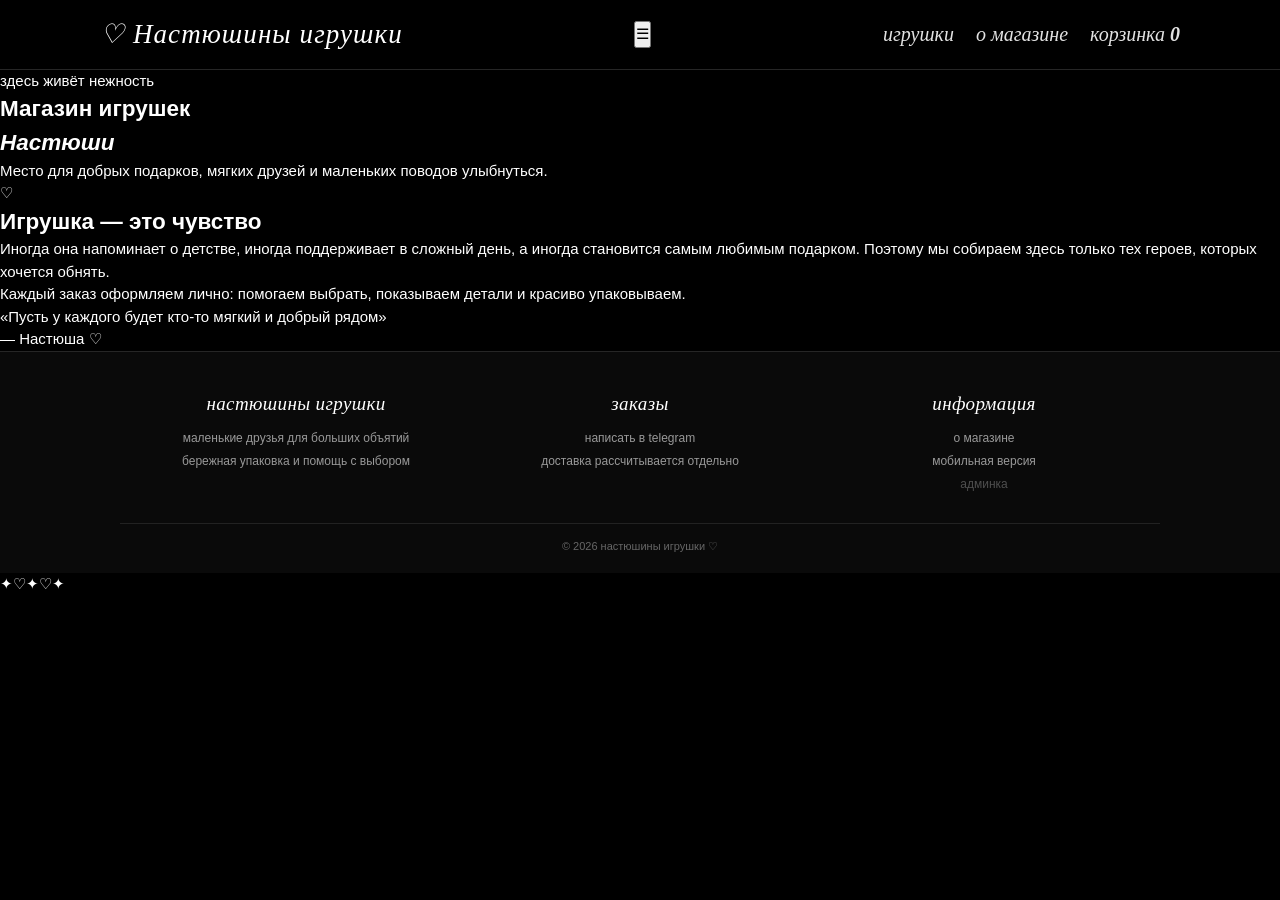
<file: about.html>
<!doctype html>
<html lang="ru">
<head>
  <meta charset="utf-8"><meta name="viewport" content="width=device-width, initial-scale=1">
  <meta name="theme-color" content="#ffd7e8"><title>О магазине — Настюшины игрушки</title>
  <link rel="stylesheet" href="assets/css/site.css">
</head>
<body>
  <div data-floaties aria-hidden="true"></div>
  <header class="site-header"><nav class="nav-shell"><a class="logo" href="index.html"><span>♡</span> Настюшины игрушки</a><button class="nav-toggle" type="button" aria-label="Открыть меню" aria-expanded="false">☰</button><div class="nav-links"><a href="index.html#catalog">игрушки</a><a href="about.html">о магазине</a><a class="bag-link" href="bag.html">корзинка <b data-cart-count>0</b></a></div></nav></header>
  <main class="about-page">
    <section class="about-hero"><p class="eyebrow">здесь живёт нежность</p><h1>Магазин игрушек<br><em>Настюши</em></h1><p>Место для добрых подарков, мягких друзей и маленьких поводов улыбнуться.</p></section>
    <section class="about-card"><div class="about-icon">♡</div><div><h2>Игрушка — это чувство</h2><p>Иногда она напоминает о детстве, иногда поддерживает в сложный день, а иногда становится самым любимым подарком. Поэтому мы собираем здесь только тех героев, которых хочется обнять.</p><p>Каждый заказ оформляем лично: помогаем выбрать, показываем детали и красиво упаковываем.</p></div></section>
    <section class="quote-card"><p>«Пусть у каждого будет кто-то мягкий и добрый рядом»</p><span>— Настюша ♡</span></section>
  </main>
  <div data-site-footer></div><script src="assets/js/common.js"></script>
</body>
</html>
</file>
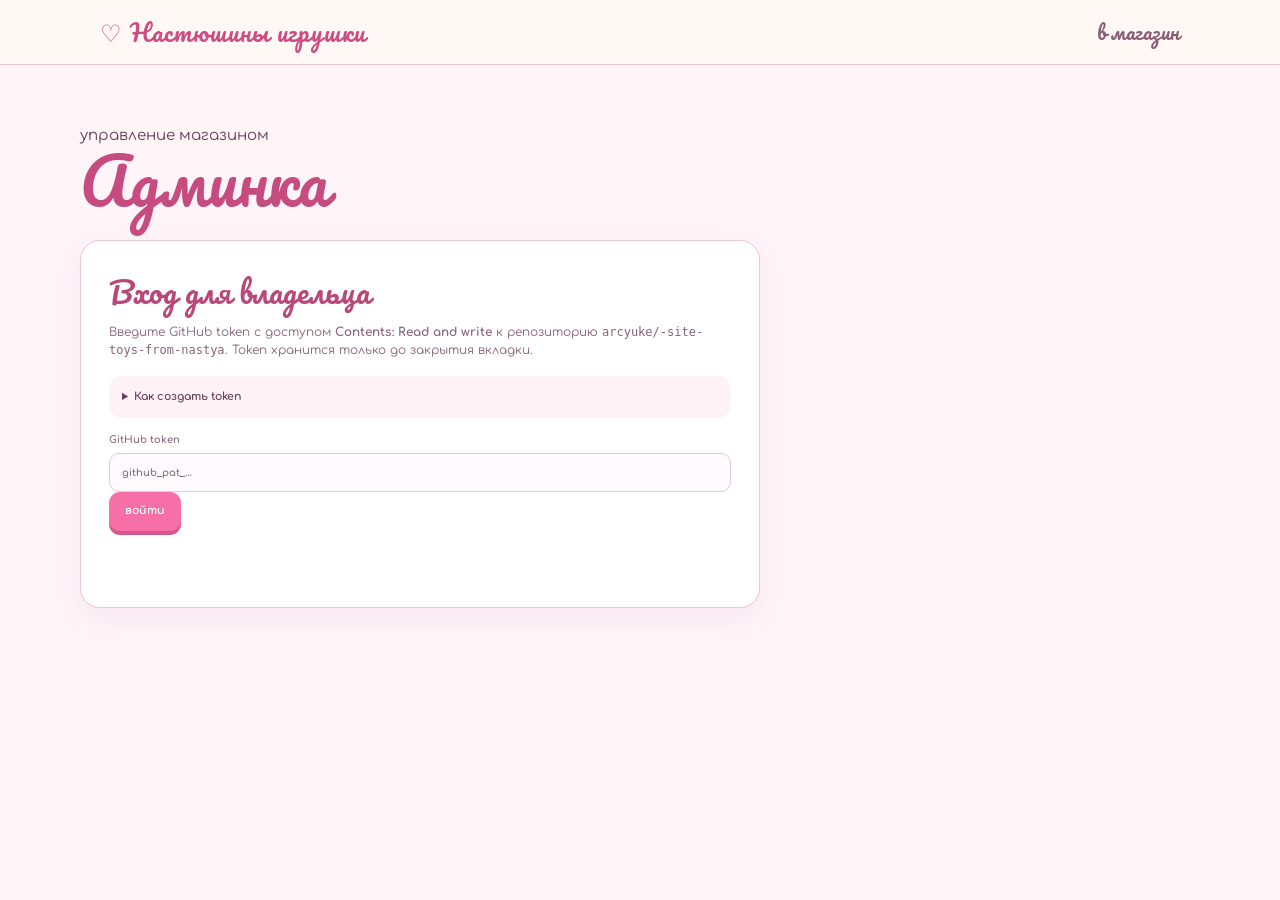
<file: admin.html>
<!doctype html>
<html lang="ru">
<head>
  <meta charset="utf-8"><meta name="viewport" content="width=device-width, initial-scale=1">
  <meta name="robots" content="noindex,nofollow"><title>Админка — Настюшины игрушки</title>
  <link rel="stylesheet" href="assets/css/site.css"><link rel="stylesheet" href="assets/css/admin.css"><link rel="stylesheet" href="assets/css/toy-theme.css">
</head>
<body class="admin-body">
  <header class="site-header"><nav class="nav-shell"><a class="logo" href="index.html"><span>♡</span> Настюшины игрушки</a><div class="nav-links"><a href="index.html">в магазин</a></div></nav></header>
  <main class="admin-shell">
    <div class="admin-heading"><p class="eyebrow">управление магазином</p><h1 class="page-title">Админка</h1></div>
    <section class="login-panel" id="login-panel">
      <h2>Вход для владельца</h2>
      <p>Введите GitHub token с доступом <strong>Contents: Read and write</strong> к репозиторию <code>arcyuke/-site-toys-from-nastya</code>. Token хранится только до закрытия вкладки.</p>
      <details><summary>Как создать token</summary><ol><li>GitHub → Settings → Developer settings.</li><li>Fine-grained tokens → Generate new token.</li><li>Выберите репозиторий <b>arcyuke/-site-toys-from-nastya</b>.</li><li>Repository permissions → Contents → Read and write.</li></ol></details>
      <label>GitHub token<input id="token" type="password" autocomplete="off" placeholder="github_pat_…"></label>
      <button class="admin-button" id="login" type="button">войти</button><p class="admin-message" id="login-message"></p>
    </section>

    <section id="editor" hidden>
      <div class="editor-toolbar"><div><strong id="editor-status"></strong><p>Товары и фотографии сохраняются прямо в магазин.</p></div><div class="editor-actions"><button class="admin-button soft" id="add-product" type="button">+ товар</button><button class="admin-button" id="save" type="button">сохранить всё</button><button class="admin-button ghost" id="logout" type="button">выйти</button></div></div>
      <p class="admin-message sticky-message" id="save-message"></p>
      <div class="product-editor" id="product-editor"></div>
    </section>
  </main>
  <script src="assets/js/admin.js"></script>
</body>
</html>
</file>
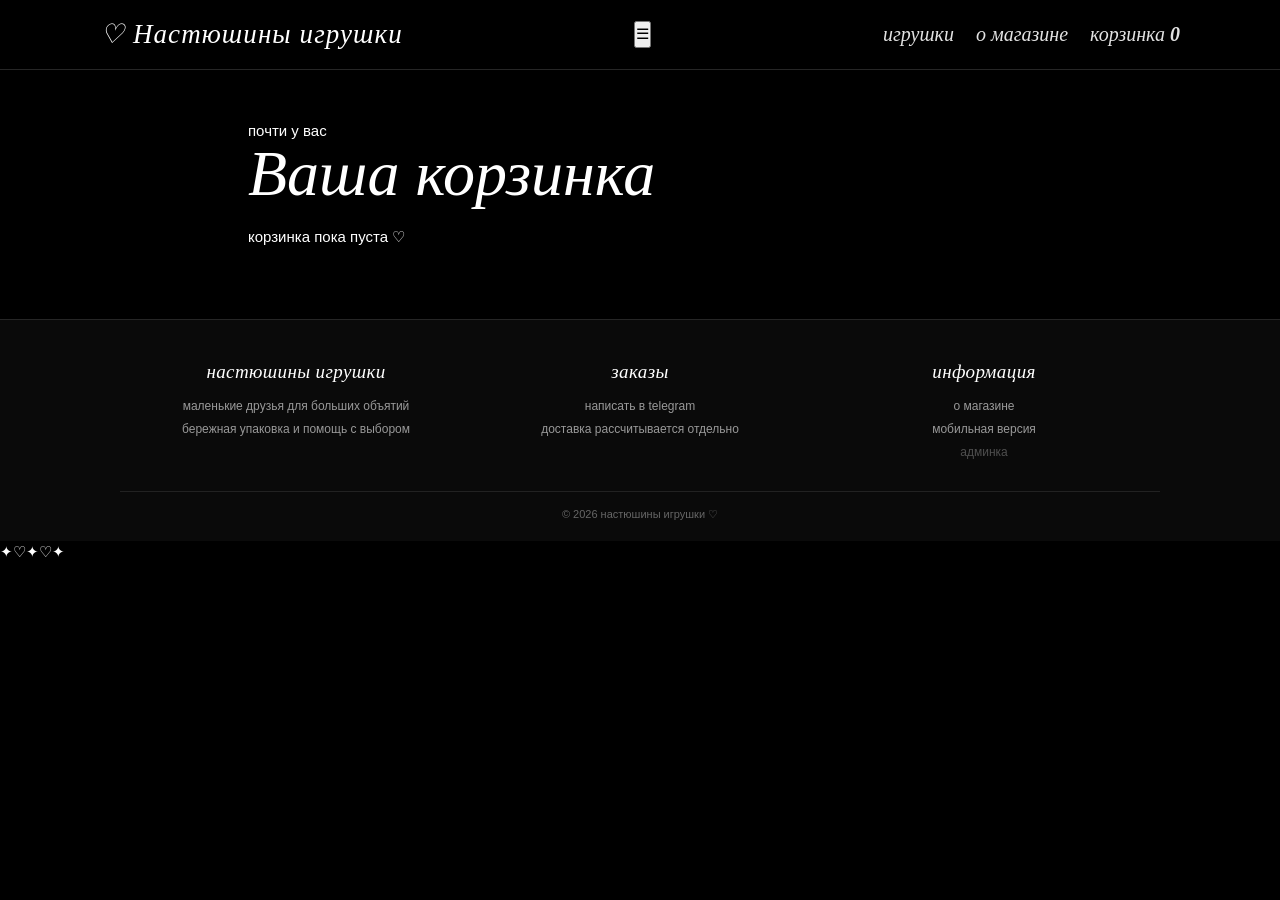
<file: bag.html>
<!doctype html>
<html lang="ru">
<head>
  <meta charset="utf-8"><meta name="viewport" content="width=device-width, initial-scale=1">
  <meta name="theme-color" content="#ffd7e8"><title>Корзинка — Настюшины игрушки</title>
  <link rel="stylesheet" href="assets/css/site.css">
</head>
<body>
  <div data-floaties aria-hidden="true"></div>
  <header class="site-header"><nav class="nav-shell"><a class="logo" href="index.html"><span>♡</span> Настюшины игрушки</a><button class="nav-toggle" type="button" aria-label="Открыть меню" aria-expanded="false">☰</button><div class="nav-links"><a href="index.html#catalog">игрушки</a><a href="about.html">о магазине</a><a class="bag-link" href="bag.html">корзинка <b data-cart-count>0</b></a></div></nav></header>
  <main class="page-shell bag-shell">
    <p class="eyebrow">почти у вас</p><h1 class="page-title">Ваша корзинка</h1>
    <div id="cart-items" class="cart-items"></div>
    <div id="cart-summary" class="cart-summary"></div>
  </main>
  <div data-site-footer></div>
  <script src="assets/js/common.js"></script><script src="assets/js/bag.js"></script>
</body>
</html>
</file>
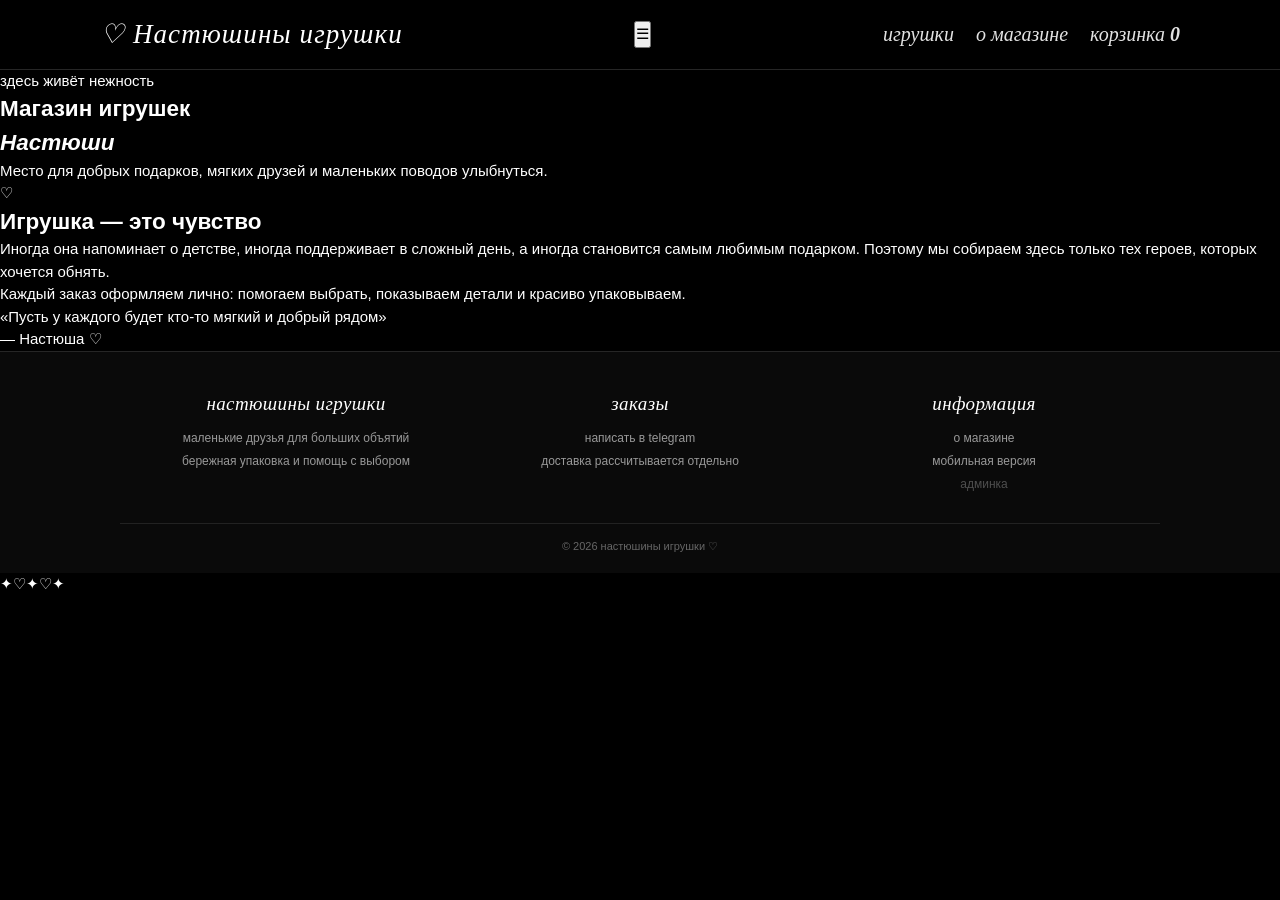
<file: mobilebasic/about.html>
<!doctype html>
<html lang="ru">
<head>
  <meta charset="utf-8">
  <meta name="viewport" content="width=device-width, initial-scale=1, viewport-fit=cover">
  <title>О магазине — Настюшины игрушки</title>
  <script src="../assets/js/view-router.js"></script>
  <link rel="stylesheet" href="../assets/css/site.css">
  <link rel="stylesheet" href="../assets/css/mobilebasic.css">
  <link rel="stylesheet" href="../assets/css/mobile-spacing-footer.css">
  <link rel="stylesheet" href="../assets/css/toy-theme.css">
</head>
<body class="mobile-basic">
  <header class="site-header">
    <nav class="nav-shell">
      <a class="logo" href="index.html">♡ настюшины игрушки</a>
      <div class="nav-links">
        <a href="index.html#catalog">игрушки</a>
        <a href="bag.html">корзинка</a>
      </div>
    </nav>
  </header>

  <main class="page-shell" data-reveal>
    <h1 class="page-title">о магазине</h1>
    <article class="text-panel">
      <p>магазин игрушек Настюши — это маленькое место для добрых подарков, мягких друзей и поводов улыбнуться.</p>
      <p>мы выбираем игрушки, которые приятно держать в руках, дарить близким и оставлять рядом на долгие годы.</p>
      <p>каждый заказ оформляется лично: поможем выбрать героя, покажем фотографии и красиво упакуем.</p>
      <p>пусть у каждого будет кто-то мягкий и добрый рядом. ♡</p>
    </article>
  </main>

  <div data-site-footer></div>
  <script src="../assets/js/common.js"></script>
</body>
</html>
</file>
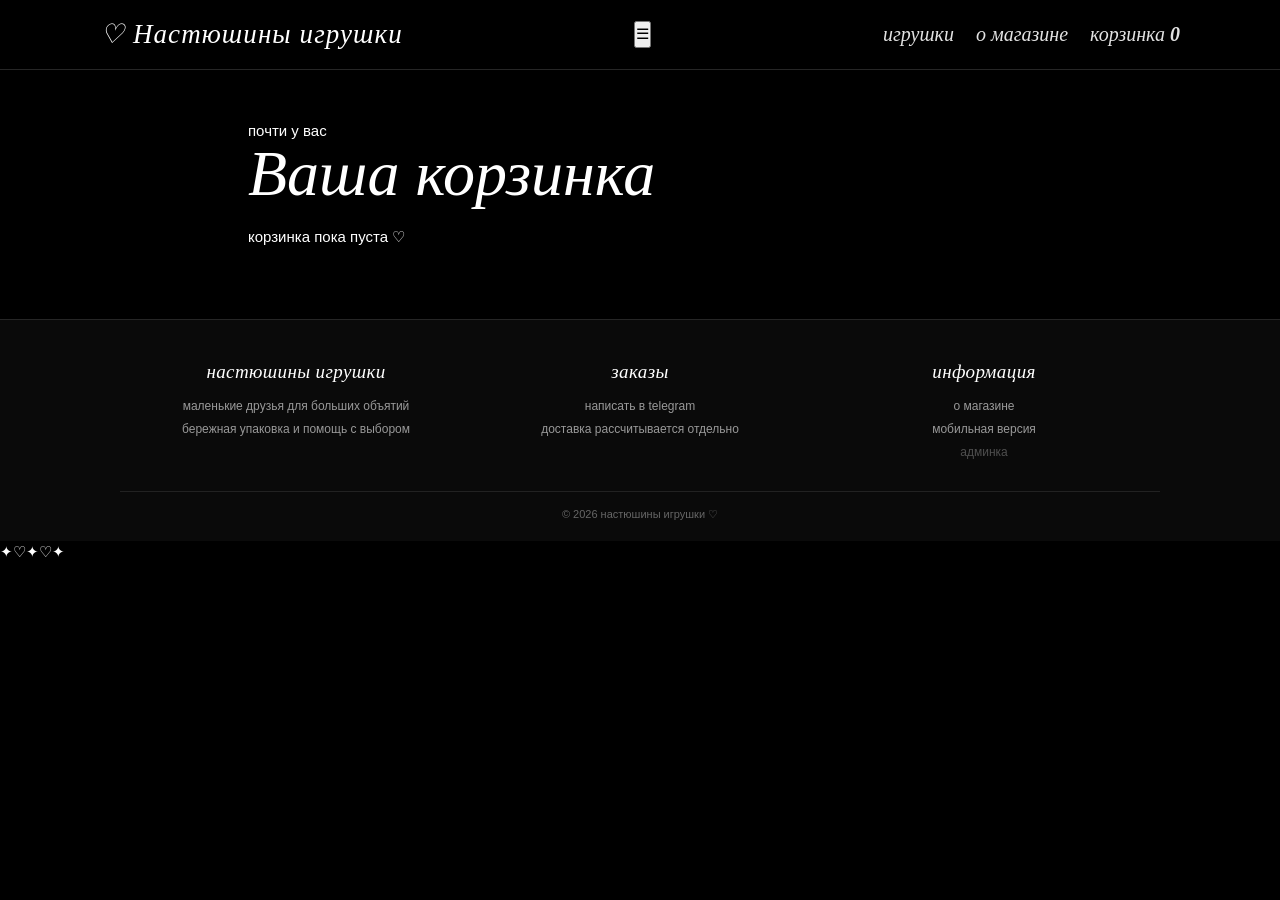
<file: mobilebasic/bag.html>
<!doctype html>
<html lang="ru">
<head>
  <meta charset="utf-8">
  <meta name="viewport" content="width=device-width, initial-scale=1, viewport-fit=cover">
  <title>Корзинка — Настюшины игрушки</title>
  <script src="../assets/js/view-router.js"></script>
  <link rel="stylesheet" href="../assets/css/site.css">
  <link rel="stylesheet" href="../assets/css/bag.css">
  <link rel="stylesheet" href="../assets/css/mobilebasic.css">
  <link rel="stylesheet" href="../assets/css/mobile-spacing-footer.css">
  <link rel="stylesheet" href="../assets/css/toy-theme.css">
</head>
<body class="mobile-basic">
  <header class="site-header">
    <nav class="nav-shell">
      <a class="logo" href="index.html">♡ настюшины игрушки</a>
      <div class="nav-links">
        <a href="index.html#catalog">игрушки</a>
        <a href="about.html">о магазине</a>
      </div>
    </nav>
  </header>

  <main class="bag-shell" data-reveal>
    <h1 class="page-title">корзинка</h1>
    <div id="cart-items" class="cart-items"></div>
    <div class="cart-summary" id="cart-summary"></div>
    <div class="checkout-panel" id="checkout-panel" hidden>
      <label for="contact">ваш telegram или телефон</label>
      <input id="contact" type="text" placeholder="@username или +7...">
      <button id="checkout" class="checkout-button">оформить через telegram</button>
      <p>заказ не оплачивается автоматически. после сообщения мы подтвердим игрушку, доставку и оплату.</p>
    </div>
  </main>

  <div data-site-footer></div>
  <script src="../assets/js/common.js"></script>
  <script src="../assets/js/bag.js"></script>
</body>
</html>
</file>
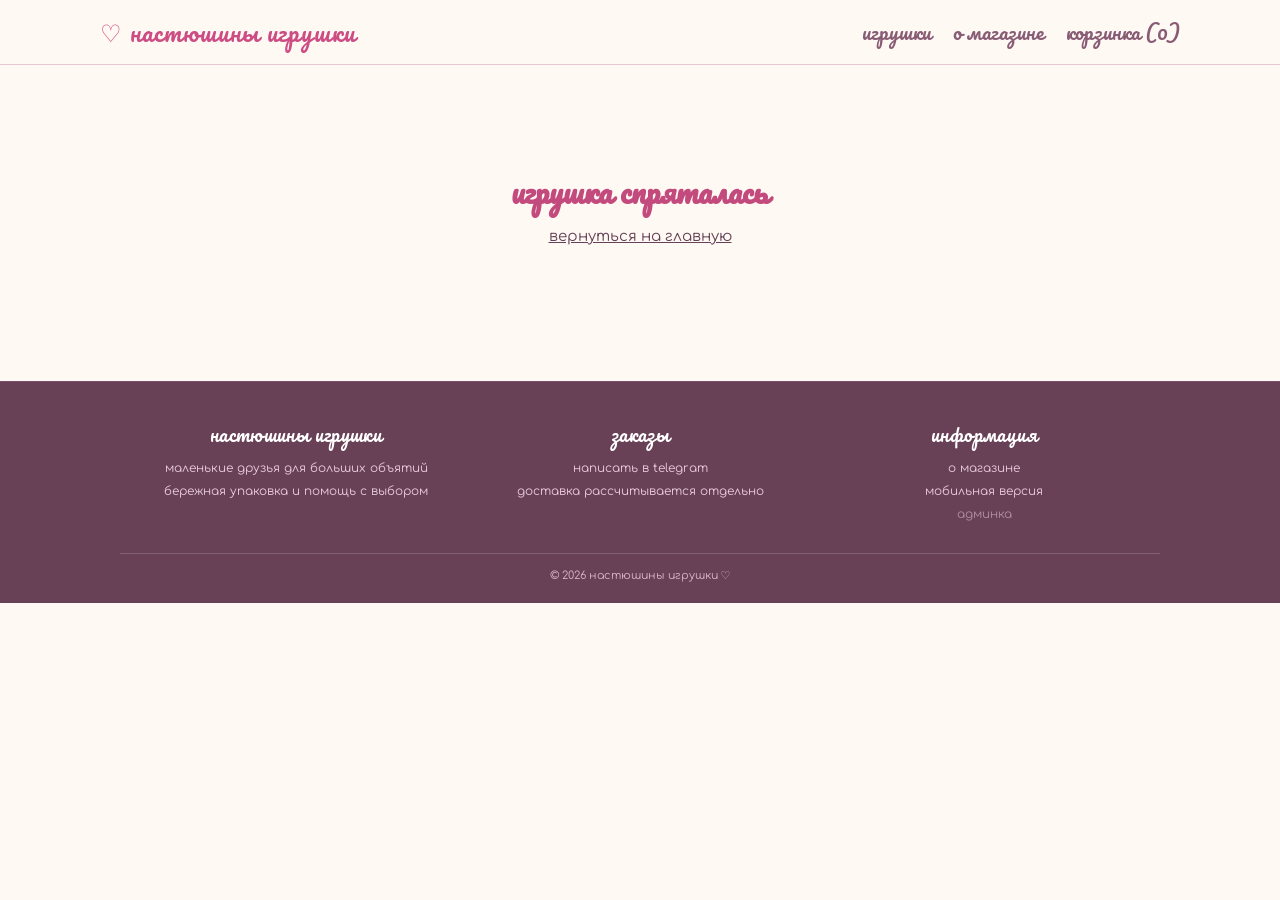
<file: mobilebasic/product.html>
<!doctype html>
<html lang="ru">
<head>
  <meta charset="utf-8">
  <meta name="viewport" content="width=device-width, initial-scale=1, viewport-fit=cover">
  <title>Игрушка — Настюшины игрушки</title>
  <script src="../assets/js/view-router.js"></script>
  <link rel="stylesheet" href="../assets/css/site.css">
  <link rel="stylesheet" href="../assets/css/product_months.css">
  <link rel="stylesheet" href="../assets/css/mobilebasic.css">
  <link rel="stylesheet" href="../assets/css/mobile-spacing-footer.css">
  <link rel="stylesheet" href="../assets/css/toy-theme.css">
</head>
<body class="mobile-basic">
  <header class="site-header">
    <nav class="nav-shell">
      <a class="logo" href="index.html">♡ настюшины игрушки</a>
      <div class="nav-links">
        <a href="index.html#catalog">игрушки</a>
        <a href="bag.html">корзинка (<span id="cart-count">0</span>)</a>
      </div>
    </nav>
  </header>

  <main class="product-page" id="product-page">
    <div class="loading-shell"><div class="loading-line" aria-label="загрузка"></div></div>
  </main>

  <div data-site-footer></div>
  <div id="custom-alert" class="custom-alert" role="status" aria-live="polite"></div>
  <script src="../assets/js/common.js"></script>
  <script src="../assets/js/product_months.js"></script>
</body>
</html>
</file>
<file: assets/css/site.css>
*{box-sizing:border-box;margin:0;padding:0}
html{scroll-behavior:smooth}
body{min-height:100vh;overflow-x:hidden;background:#000;color:#fff;font-family:"Helvetica Neue",Arial,sans-serif;font-size:15px;font-weight:400;line-height:1.5}
a{color:inherit}
img,video{display:block;max-width:100%}
button,input,select{font:inherit}

.site-header{position:sticky;top:0;z-index:50;background:rgba(0,0,0,.94);border-bottom:1px solid #262626;transition:background .2s,border-color .2s}
.site-header.is-scrolled{background:rgba(0,0,0,.99);border-color:#383838}
.nav-shell{max-width:1120px;margin:auto;padding:14px 20px;display:flex;align-items:center;justify-content:space-between;gap:18px;transition:padding .2s}
.site-header.is-scrolled .nav-shell{padding-top:10px;padding-bottom:10px}
.logo,.nav-links a,.button,.page-title,.hero h1,.section-heading h2,.process-section h2,.product-title,.footer-section h3{font-family:"Monotype Corsiva",cursive;font-style:italic;font-weight:400}
.logo{font-size:27px;text-decoration:none;letter-spacing:.04em;white-space:nowrap}
.nav-links{display:flex;gap:22px;align-items:center}
.nav-links a{text-decoration:none;font-size:20px;color:#e2e2e2;transition:opacity .2s}
.nav-links a:hover{opacity:.65}

.hero{position:relative;width:100%;height:clamp(390px,43vw,535px);overflow:hidden;border-bottom:1px solid #1d1d1d;background:#000}
.hero-media,.hero-overlay{position:absolute;inset:0}
.hero-media video{width:100%;height:100%;object-fit:cover;object-position:center 45%;opacity:0;filter:grayscale(1) contrast(1.06);transition:opacity .35s ease}
.hero-media video.is-ready{opacity:1}
.hero-overlay{background:linear-gradient(180deg,rgba(0,0,0,.12),rgba(0,0,0,.68))}
.hero-content{position:relative;z-index:1;width:min(760px,calc(100% - 34px));height:100%;margin:auto;display:flex;flex-direction:column;justify-content:center;align-items:center;text-align:center;padding:40px 0}
.hero-kicker{font-size:11px;letter-spacing:.14em;color:#c2c2c2;font-weight:400}
.hero h1{font-size:clamp(64px,8.5vw,104px);line-height:.92;margin:8px 0 15px;letter-spacing:.01em}
.hero-content>p:not(.hero-kicker){font-size:15px;font-weight:400;color:#d0d0d0;max-width:590px}
.hero-actions{display:flex;gap:10px;justify-content:center;margin-top:24px;flex-wrap:wrap}
.button{min-width:150px;padding:9px 18px;border:1px solid #fff;text-decoration:none;text-align:center;font-size:18px;line-height:1.1;transition:transform .2s,opacity .2s}
.button:hover{transform:translateY(-1px)}
.button-light,.button-light:hover{background:#fff;color:#000}
.button-ghost{background:transparent;color:#fff}
.button-ghost:hover{opacity:.72}

.catalog-section{max-width:1040px;margin:0 auto;padding:58px 18px}
.section-heading{text-align:center;margin-bottom:25px}
.section-heading h2,.process-section h2{font-size:clamp(31px,4vw,42px);line-height:1;font-weight:400}
.products-grid{display:grid;grid-template-columns:repeat(auto-fit,minmax(220px,1fr));gap:20px}
.product-card{background:#0e0e0e;border:1px solid #222;overflow:hidden;transition:transform .25s,border-color .25s,opacity .45s;opacity:0;transform:translateY(12px)}
.product-card.is-visible{opacity:1;transform:none}
.product-card:hover{transform:translateY(-3px);border-color:#3c3c3c}
.product-link{text-decoration:none;display:block}
.product-image{height:clamp(255px,28vw,350px);background:#151515;overflow:hidden;position:relative}
.product-image img{width:100%;height:100%;object-fit:cover;transition:transform .3s}
.product-card:hover .product-image img{transform:scale(1.018)}
.product-badge{position:absolute;left:10px;top:10px;background:rgba(0,0,0,.82);border:1px solid #555;padding:4px 8px;font-size:9px;letter-spacing:.1em;font-weight:400}
.product-content{padding:14px}
.product-title{font-size:21px;font-weight:400;text-transform:lowercase;line-height:1.05}
.product-description{color:#a9a9a9;font-size:12px;font-weight:400;margin:7px 0 12px;line-height:1.45}
.product-row{display:flex;justify-content:space-between;gap:14px;align-items:end}
.product-price{font-size:16px;font-weight:400}
.product-stock{font-size:10px;font-weight:400;color:#999;text-align:right}
.product-stock.available{color:#d9d9d9}
.product-stock.sold-out{color:#777}

.process-section{max-width:1040px;margin:0 auto 62px;padding:38px 18px;border-top:1px solid #242424;border-bottom:1px solid #242424;display:grid;grid-template-columns:1.1fr 1fr;gap:35px;align-items:end}
.process-section>p{color:#aaa;font-size:14px;font-weight:400;max-width:480px}

.main-footer{border-top:1px solid #262626;background:#0a0a0a;padding:38px 0 18px}
.footer-content{max-width:1040px;margin:auto;padding:0 18px;display:grid;grid-template-columns:repeat(3,1fr);gap:28px;text-align:center}
.footer-section h3{font-size:19px;letter-spacing:.02em;color:#fff;margin-bottom:11px;font-weight:400}
.footer-section p{font-size:12px;font-weight:400;color:#999;margin:5px 0}
.footer-section a{text-decoration:none}
.footer-section a:hover{color:#fff}
.admin-entry{opacity:.48}
.footer-bottom{max-width:1040px;margin:25px auto 0;padding:14px 18px 0;border-top:1px solid #222;text-align:center;color:#666;font-size:11px;font-weight:400}

.custom-alert{position:fixed;right:18px;bottom:18px;z-index:100;background:#111;border:1px solid #444;padding:10px 15px;opacity:0;transform:translateY(8px);pointer-events:none;transition:.2s;font-size:12px;font-weight:400}
.custom-alert.show{opacity:1;transform:none}
.page-shell{max-width:820px;margin:0 auto;padding:50px 18px 70px}
.page-title{font-size:clamp(42px,6vw,64px);font-weight:400;line-height:1;margin-bottom:20px}
.text-panel{background:#0d0d0d;border:1px solid #262626;padding:clamp(22px,4vw,40px);color:#c7c7c7;font-size:14px;font-weight:400}
.text-panel p+p{margin-top:15px}
.muted{color:#888;font-weight:400}
.loading-shell{min-height:48vh;display:grid;place-items:center}
.loading-line{width:115px;height:1px;background:#333;overflow:hidden}
.loading-line:after{content:"";display:block;width:45%;height:100%;background:#fff;animation:loading 1s infinite ease-in-out}
@keyframes loading{0%{transform:translateX(-110%)}100%{transform:translateX(330%)}}
[data-reveal]{opacity:0;transform:translateY(14px);transition:opacity .5s,transform .5s}
[data-reveal].is-visible{opacity:1;transform:none}

@media(max-width:760px){
  body{font-size:14px}
  .nav-shell{padding:12px 14px;gap:10px}
  .site-header.is-scrolled .nav-shell{padding-top:9px;padding-bottom:9px}
  .logo{font-size:24px}
  .nav-links{gap:11px}
  .nav-links a{font-size:17px}
  .hero{height:clamp(330px,67vh,460px)}
  .hero-content{padding:30px 0}
  .hero h1{font-size:clamp(58px,17vw,84px);margin-bottom:12px}
  .hero-content>p:not(.hero-kicker){font-size:13px;max-width:360px}
  .hero-actions{margin-top:19px}
  .button{min-width:140px;width:min(100%,255px);padding:8px 16px;font-size:17px}
  .catalog-section{padding:44px 12px}
  .products-grid{grid-template-columns:repeat(2,minmax(0,1fr));gap:12px}
  .product-image{height:clamp(205px,56vw,295px)}
  .product-content{padding:11px}
  .product-title{font-size:19px}
  .product-description{font-size:11px}
  .product-row{display:block}
  .product-stock{text-align:left;margin-top:5px}
  .process-section{grid-template-columns:1fr;padding:32px 14px;margin-bottom:48px;gap:20px}
  .footer-content{grid-template-columns:1fr;gap:23px}
  .page-shell{padding:40px 14px 56px}
}

@media(max-width:480px){
  .nav-links a:nth-child(2){display:none}
  .nav-links{gap:9px}
  .nav-links a{font-size:16px}
  .hero{height:390px;min-height:0}
  .hero h1{font-size:62px}
  .products-grid{grid-template-columns:1fr}
  .product-image{height:min(94vw,350px)}
  .product-title{font-size:20px}
  .section-heading h2,.process-section h2{font-size:32px}
  .footer-content{gap:20px}
}
</file>
<file: assets/css/admin.css>
.admin-body{background:#fff5f9}.admin-shell{width:min(1120px,calc(100% - 28px));margin:auto;padding:60px 0 90px}.admin-heading{margin-bottom:28px}.login-panel,.product-editor-card{background:#fff;border:1px solid var(--line);border-radius:22px;box-shadow:0 12px 34px rgba(143,75,108,.08)}.login-panel{max-width:680px;padding:28px}.login-panel h2{font-family:'Pacifico';font-weight:400;font-size:30px;color:#bd4b7d}.login-panel p{margin:9px 0 17px;color:#866578;font-size:12px}.login-panel details{padding:13px;border-radius:13px;background:#fff2f7;font-size:11px}.login-panel summary{cursor:pointer;font-weight:800}.login-panel ol{margin:12px 0 0 19px}.login-panel label,.field label{display:block;margin-top:14px;color:#8e6780;font-size:10px;font-weight:700}.login-panel input,.field input,.field textarea,.field select{display:block;width:100%;margin-top:6px;padding:11px 12px;border:1px solid var(--line);border-radius:10px;background:#fff;color:var(--ink);outline:none}.field textarea{min-height:84px;resize:vertical}.login-panel input:focus,.field input:focus,.field textarea:focus,.field select:focus{border-color:var(--pink);box-shadow:0 0 0 3px #ffb8d455}.admin-button{border:0;border-radius:11px;background:var(--pink);color:#fff;padding:11px 16px;cursor:pointer;font-size:11px;font-weight:800;box-shadow:0 4px 0 #d8568d}.admin-button:hover{transform:translateY(-1px)}.admin-button:disabled{opacity:.5;cursor:wait;transform:none}.admin-button.soft{background:#9a72cf;box-shadow:0 4px 0 #7551a5}.admin-button.ghost{background:#fff;color:#9b6981;border:1px solid var(--line);box-shadow:none}.admin-message{min-height:22px;margin-top:11px;color:#8f7181;font-size:11px}.admin-message.error{color:#d53f6e}.admin-message.success{color:#4c9a75}.editor-toolbar{position:sticky;top:84px;z-index:20;display:flex;align-items:center;justify-content:space-between;gap:20px;padding:14px 16px;margin-bottom:16px;border:1px solid var(--line);border-radius:17px;background:rgba(255,250,252,.94);backdrop-filter:blur(12px);box-shadow:0 8px 25px #7d486112}.editor-toolbar p{font-size:9px;color:#9b7188}.editor-actions{display:flex;gap:8px;flex-wrap:wrap}.sticky-message{position:sticky;top:157px;z-index:19;margin:0 0 12px;padding-left:8px}.product-editor{display:grid;gap:18px}.product-editor-card{padding:22px}.product-card-head{display:flex;justify-content:space-between;align-items:center;gap:20px;margin-bottom:12px}.product-card-head h2{font-family:'Pacifico';font-weight:400;color:#b94979;font-size:26px}.danger-button{border:1px solid #efb6c9;border-radius:9px;background:#fff7fa;color:#ca527a;padding:8px 11px;cursor:pointer;font-size:9px}.editor-grid{display:grid;grid-template-columns:1.2fr .8fr .8fr;gap:12px}.field.span-2{grid-column:span 2}.field.span-3{grid-column:1/-1}.check-row{display:flex;gap:18px;margin-top:17px;padding:13px;border-radius:12px;background:#fff5f9}.check-row label{font-size:10px;font-weight:700}.photo-zone{margin-top:18px;padding-top:18px;border-top:1px dashed var(--line)}.photo-zone h3{font-size:12px}.photo-actions{display:flex;align-items:center;gap:10px;margin:10px 0}.photo-input{font-size:10px}.photo-grid{display:grid;grid-template-columns:repeat(auto-fill,minmax(130px,1fr));gap:10px}.photo-card{position:relative;overflow:hidden;border:1px solid var(--line);border-radius:13px;background:#fff}.photo-card img{width:100%;aspect-ratio:1;object-fit:cover}.photo-card-controls{display:grid;grid-template-columns:1fr 1fr;gap:4px;padding:6px}.photo-card button{border:0;border-radius:6px;background:#fff0f5;padding:6px;cursor:pointer;font-size:8px}.photo-card .remove-photo{grid-column:1/-1;color:#c94672}.upload-status{font-size:9px;color:#9a7488}.empty-photos{font-size:10px;color:#a77d93;padding:12px;border:1px dashed var(--line);border-radius:10px}.code-note{font-family:monospace;font-size:10px;color:#8c6a7d}
@media(max-width:760px){.admin-shell{padding-top:40px}.editor-toolbar{position:static;align-items:flex-start;flex-direction:column}.editor-actions{width:100%}.editor-actions .admin-button{flex:1}.sticky-message{position:static}.editor-grid{grid-template-columns:1fr}.field.span-2,.field.span-3{grid-column:auto}.check-row{flex-direction:column;gap:7px}.product-editor-card{padding:16px}.photo-grid{grid-template-columns:repeat(2,1fr)}}

.variant-zone{margin-top:18px;padding:16px;border:1px dashed var(--line);border-radius:14px;background:#fffafd}
.variant-heading{display:flex;align-items:center;justify-content:space-between;gap:12px}.variant-heading h3{font-size:12px}
.variant-heading .admin-button{padding:8px 11px;box-shadow:none}
.variant-list{display:grid;gap:8px;margin-top:10px}
.variant-row{display:grid;grid-template-columns:1fr 150px auto;gap:10px;align-items:end}
.variant-row .danger-button{height:40px}
@media(max-width:760px){.variant-row{grid-template-columns:1fr}.variant-row .danger-button{height:auto}}
</file>
<file: assets/css/toy-theme.css>
@import url('https://fonts.googleapis.com/css2?family=Comfortaa:wght@400;500;600;700&family=Pacifico&display=swap');

:root{
  --toy-ink:#664258;
  --toy-muted:#966f84;
  --toy-pink:#f76fa7;
  --toy-pink-soft:#ffd7e7;
  --toy-cream:#fff9f3;
  --toy-lilac:#eadcff;
  --toy-line:#ebc6d7;
  --toy-white:#fff;
  --toy-shadow:0 18px 45px rgba(154,70,110,.14);
  --line:var(--toy-line);
  --pink:var(--toy-pink);
  --ink:var(--toy-ink);
}

html{background:var(--toy-cream)}
body{background:var(--toy-cream);color:var(--toy-ink);font-family:"Comfortaa",system-ui,sans-serif}
button,input,select,textarea{font-family:inherit}

.site-header{
  background:rgba(255,249,243,.9);
  border-bottom-color:var(--toy-line);
  backdrop-filter:blur(14px);
}
.site-header.is-scrolled{background:rgba(255,249,243,.98);border-color:#e4b5cb}
.logo,.nav-links a,.button,.page-title,.hero h1,.section-heading h2,.process-section h2,.product-title,.footer-section h3,
.detail-title,.detail-section h2{
  font-family:"Pacifico",cursive;
  font-style:normal;
}
.logo{color:#cc4c83;font-size:24px}
.nav-links a{color:#895c75}
.nav-links a:hover{color:var(--toy-pink)}

.hero{
  background:
    radial-gradient(circle at 84% 28%,rgba(255,255,255,.75) 0 6%,transparent 7%),
    linear-gradient(125deg,#fff7f1 0%,#ffe0eb 54%,#e9dcff 100%);
  border-bottom-color:var(--toy-line);
}
.toy-hero-media{
  display:flex;
  align-items:center;
  justify-content:flex-end;
  padding:20px 5vw 20px 43%;
}
.toy-hero-media img{
  width:min(590px,52vw);
  height:auto;
  max-height:100%;
  object-fit:contain;
  opacity:.58;
  filter:drop-shadow(0 22px 24px rgba(140,65,102,.18));
  image-rendering:pixelated;
  animation:toy-bob 4s ease-in-out infinite;
}
.hero-overlay{background:linear-gradient(90deg,rgba(255,249,243,.94) 0%,rgba(255,240,246,.72) 52%,rgba(237,219,255,.15) 100%)}
.hero-content{align-items:flex-start;text-align:left;margin-left:max(24px,calc((100vw - 1040px)/2));margin-right:auto;width:min(650px,calc(100% - 40px))}
.hero-kicker{color:#c25684;font-weight:700}
.hero h1{color:#c94880;font-size:clamp(48px,7vw,88px);line-height:.98;margin:12px 0 18px;text-shadow:0 4px 0 rgba(255,255,255,.7)}
.hero-content>p:not(.hero-kicker){color:#805d71;max-width:520px}
.button{border-radius:14px;border-color:var(--toy-pink);box-shadow:0 5px 0 rgba(192,72,123,.18);font-family:"Comfortaa",sans-serif;font-style:normal;font-weight:700;font-size:12px}
.button-light,.button-light:hover{background:var(--toy-pink);border-color:var(--toy-pink);color:#fff}
.button-ghost{background:#fff;color:#bd4d7d}

.catalog-section{position:relative}
.section-heading h2,.process-section h2,.page-title{color:#c64b7e}
.products-grid{gap:22px}
.product-card{
  background:#fff;
  border-color:var(--toy-line);
  border-radius:23px;
  box-shadow:0 10px 28px rgba(146,70,106,.09);
}
.product-card:hover{border-color:#dc9fba;box-shadow:var(--toy-shadow)}
.product-image{background:linear-gradient(145deg,#fff0f6,#eadfff)}
.product-image img{object-fit:contain;padding:12px;image-rendering:auto}
.product-badge,.detail-badge{background:#fff;color:#c54d7f;border-color:#eab5cd;border-radius:999px;box-shadow:0 5px 15px rgba(148,69,107,.13)}
.product-title{color:#b84677;font-size:23px}
.product-description{color:var(--toy-muted)}
.product-price{color:#6b4057}
.product-stock.available{color:#69927e}.product-stock.sold-out{color:#b57a93}
.process-section{background:#f1e7ff;border:1px solid #ddcbf3;border-radius:26px;padding:38px}
.process-section>p{color:#735d72}

.main-footer{background:#684157;border-top-color:#7c5069;color:#fff}
.footer-section h3{color:#fff}.footer-section p{color:#e9cbd9}.footer-section a:hover{color:#fff}
.footer-bottom{border-top-color:rgba(255,255,255,.16);color:#d9b5c7}
.admin-entry{opacity:.55}

.page-shell{position:relative}
.text-panel{
  background:#fff;
  border-color:var(--toy-line);
  border-radius:24px;
  color:#77586b;
  box-shadow:var(--toy-shadow);
}
.loading-line{background:#f3cadd}.loading-line:after{background:var(--toy-pink)}
.scroll-progress{background:var(--toy-pink)!important}

.product-page{background:var(--toy-cream)}
.gallery-main,.gallery-thumb{background:linear-gradient(145deg,#fff0f6,#eadfff);border-color:var(--toy-line);border-radius:20px}
.gallery-main img,.gallery-thumb img{object-fit:contain;padding:10px}
.gallery-arrow{background:rgba(255,255,255,.9);color:#b84678;border-color:var(--toy-line)}
.gallery-counter{background:rgba(255,255,255,.88);color:#945d78;border-radius:999px}
.product-info{background:#fff;border:1px solid var(--toy-line);border-radius:24px;padding:28px;box-shadow:var(--toy-shadow)}
.detail-title{color:#bd4779}
.detail-price{color:#70455c}
.detail-description,.detail-section p,.detail-section li{color:#795c6e}
.detail-section,.size-block{border-color:var(--toy-line)}
.size-option{background:#fff8fb;color:#815b70;border-color:var(--toy-line);border-radius:12px}
.size-option:hover:not(:disabled),.size-option.is-selected{background:var(--toy-pink);border-color:var(--toy-pink);color:#fff}
.size-chart{border-color:var(--toy-line);background:#fff8fb;border-radius:13px}
.size-chart summary{color:#8b6076}
.primary-action{background:var(--toy-pink);color:#fff;border-color:var(--toy-pink);border-radius:14px;box-shadow:0 6px 0 #d74e88}
.primary-action:hover:not(:disabled){background:#ec619a}
.secondary-action{background:#9b72d0;border-color:#9b72d0;box-shadow:0 6px 0 #7951ac}
.not-found h1{color:#c34a7d;font-family:"Pacifico"}

.bag-shell{background:transparent}
.cart-item,.cart-summary,.checkout-panel{
  background:#fff;
  border-color:var(--toy-line);
  border-radius:19px;
  box-shadow:0 8px 24px rgba(146,70,106,.08);
}
.cart-item img{background:linear-gradient(145deg,#fff0f6,#eadfff);border-radius:14px;object-fit:contain;padding:5px}
.cart-item h2{color:#b84879;font-family:"Pacifico";font-weight:400}
.cart-item p{color:var(--toy-muted)}
.quantity-controls button,.remove-item,.clear-cart{background:#fff7fa;color:#a45f80;border-color:var(--toy-line);border-radius:9px}
.cart-item-total,.cart-summary strong{color:#74475e}
.checkout-panel input{background:#fffafc;color:var(--toy-ink);border-color:var(--toy-line);border-radius:11px}
.checkout-button{background:var(--toy-pink);color:#fff;border-color:var(--toy-pink);border-radius:13px}
.empty-cart{color:#a06d87}

.admin-shell{color:var(--toy-ink)}
.login-panel,.product-editor-card{
  background:#fff;
  border-color:var(--toy-line);
  border-radius:20px;
  box-shadow:0 10px 30px rgba(146,70,106,.08);
}
.login-panel h2,.product-editor-card h2{color:#b94878;font-family:"Pacifico";font-weight:400}
.admin-note,.editor-toolbar p,.field label,.login-panel label{color:#8d6a7c}
.repo-lock,.token-help{background:#fff4f8;border-color:var(--toy-line);border-radius:12px;color:#90677d}
.repo-lock strong,.token-help summary{color:#a64370}
.login-panel input,.field input,.field select,.field textarea{background:#fffafd;color:var(--toy-ink);border-color:var(--toy-line);border-radius:10px}
.admin-button{background:var(--toy-pink);color:#fff;border-color:var(--toy-pink);border-radius:11px}
.admin-button.secondary{background:#fff;color:#97627c;border-color:var(--toy-line)}
.editor-toolbar{background:#fff8fb;border:1px solid var(--toy-line);border-radius:15px;padding:13px}
.sizes-editor{border-color:var(--toy-line)}
.stock-control button,.size-row>button,.add-size{background:#fff4f8;color:#95647d;border-color:var(--toy-line);border-radius:8px}

.toy-love-note{background:#ffd8e8!important;border-color:#f2b7d0!important}
.toy-love-note span{color:#b94f7d!important;font-weight:700}
.mobile-cart-dock{background:var(--toy-pink)!important;color:#fff!important;border-color:#fff!important}
.custom-alert{background:#75475f;border-color:#9d6682;border-radius:12px}

.toy-float-layer{position:fixed;inset:0;z-index:18;pointer-events:none;overflow:hidden}
.toy-float{position:absolute;left:var(--float-left);bottom:-50px;opacity:.32;animation:toy-float-up var(--float-time) linear infinite;animation-delay:var(--float-delay);filter:drop-shadow(0 3px 2px rgba(176,66,114,.18))}
.toy-float--heart{width:12px;height:12px;background:#f775aa;box-shadow:-6px 0 #f775aa,6px 0 #f775aa,0 6px #f775aa,0 12px #f775aa;transform:rotate(45deg);image-rendering:pixelated}
.toy-float--star,.toy-float--paw{font:700 22px monospace;color:#9a70cc}
.toy-float--kitty{width:24px;height:21px;background:#efb9ce;border:3px solid #7a4a62;image-rendering:pixelated}
.toy-float--kitty:before,.toy-float--kitty:after{content:"";position:absolute;top:-8px;width:8px;height:8px;background:#efb9ce;border:3px solid #7a4a62;border-bottom:0}
.toy-float--kitty:before{left:-3px}.toy-float--kitty:after{right:-3px}

@keyframes toy-bob{50%{transform:translateY(-9px) rotate(1deg)}}
@keyframes toy-float-up{0%{transform:translateY(0) rotate(0);opacity:0}10%{opacity:.32}90%{opacity:.32}100%{transform:translateY(-120vh) rotate(220deg);opacity:0}}

@media(max-width:760px){
  .logo{font-size:18px}
  .nav-links a{font-family:"Comfortaa",sans-serif;font-size:11px}
  .hero-content{align-items:center;text-align:center;margin:auto;width:calc(100% - 28px)}
  .hero h1{font-size:clamp(43px,14vw,66px)}
  .hero-overlay{background:linear-gradient(180deg,rgba(255,247,243,.82),rgba(255,220,235,.7))}
  .toy-hero-media{justify-content:center;padding:80px 12px 0}
  .toy-hero-media img{width:min(380px,93vw);opacity:.28}
  .products-grid{gap:14px}
  .process-section{border-radius:18px;padding:28px 18px}
  .product-info{padding:20px}
}

@media(prefers-reduced-motion:reduce){
  .toy-hero-media img,.toy-float{animation:none!important}
  .toy-float-layer{display:none}
}
</file>
<file: assets/css/mobilebasic.css>
/* отдельная компактная мобильная версия магазина игрушек Настюши */
body.mobile-basic{font-size:13px;padding-bottom:78px}
.mobile-basic .nav-shell{padding:8px 10px;gap:8px}
.mobile-basic .site-header.is-scrolled .nav-shell{padding-top:7px;padding-bottom:7px}
.mobile-basic .logo{font-size:22px}
.mobile-basic .nav-links{gap:9px}
.mobile-basic .nav-links a{font-size:14px}
.mobile-basic .nav-links a:nth-child(2){display:inline-flex}
.mobile-basic .hero{height:calc(100svh - 48px);min-height:520px;max-height:780px}
.mobile-basic .hero-media video{transform:translate3d(0,var(--hero-media-y,0),0) scale(var(--hero-media-scale,1.055));will-change:transform}
.mobile-basic .hero-content{width:calc(100% - 24px);padding:24px 0;transform:translate3d(0,var(--hero-content-y,0),0);opacity:var(--hero-content-opacity,1);will-change:transform,opacity}
.mobile-basic .hero-kicker{font-size:9px}
.mobile-basic .hero h1{font-size:58px;margin:5px 0 9px;text-shadow:0 0 24px rgba(255,255,255,.06)}
.mobile-basic .hero-content>p:not(.hero-kicker){font-size:11px;max-width:290px}
.mobile-basic .hero-actions{gap:7px;margin-top:14px}
.mobile-basic .button{min-width:0;width:auto;padding:6px 12px;font-size:14px;position:relative;overflow:hidden}
.mobile-basic .hero-scroll-cue{position:absolute;left:50%;bottom:15px;z-index:2;width:18px;height:30px;transform:translateX(-50%);border:1px solid rgba(255,255,255,.48);border-radius:14px;opacity:.72}
.mobile-basic .hero-scroll-cue span{position:absolute;left:50%;top:6px;width:3px;height:6px;border-radius:2px;background:#fff;transform:translateX(-50%);animation:scrollCue 1.65s ease-in-out infinite}
.mobile-basic .catalog-section{padding:34px 8px 38px;scroll-margin-top:48px;position:relative}
.mobile-basic .section-heading{margin-bottom:15px}
.mobile-basic .section-heading h2,.mobile-basic .process-section h2{font-size:28px}
.mobile-basic .products-grid{grid-template-columns:repeat(2,minmax(0,1fr));gap:8px}
.mobile-basic .product-card{min-width:0;transition-delay:var(--card-delay,0ms);transform-origin:center;position:relative}
.mobile-basic .product-link{position:relative;overflow:hidden}
.mobile-basic .product-card.is-visible.is-pressed{transform:scale(.972)}
.mobile-basic .product-image{height:auto;aspect-ratio:3/4;position:relative}
.mobile-basic .product-image::after{content:"";position:absolute;inset:0;background:linear-gradient(105deg,transparent 24%,rgba(255,255,255,.07) 45%,transparent 66%);transform:translateX(-110%);animation:imageShimmer 1.4s ease-in-out infinite;transition:opacity .28s}
.mobile-basic .product-card.image-ready .product-image::after{opacity:0;animation:none}
.mobile-basic .product-image img{transform:scale(1.045);transition:transform .65s cubic-bezier(.2,.7,.2,1)}
.mobile-basic .product-card.is-visible .product-image img{transform:scale(1)}
.mobile-basic .product-badge{left:6px;top:6px;padding:3px 5px;font-size:7px;letter-spacing:.07em}
.mobile-basic .product-content{padding:7px}
.mobile-basic .product-title{font-size:15px;line-height:1}
.mobile-basic .product-description{font-size:9px;line-height:1.3;margin:5px 0 7px;display:-webkit-box;-webkit-line-clamp:2;-webkit-box-orient:vertical;overflow:hidden}
.mobile-basic .product-row{display:block}
.mobile-basic .product-price{font-size:12px}
.mobile-basic .product-stock{font-size:8px;text-align:left;margin-top:3px;line-height:1.2}
.mobile-basic .process-section{grid-template-columns:1fr;padding:24px 10px;margin:0 8px 38px;gap:12px}
.mobile-basic .process-section>p{font-size:11px}
.mobile-basic .main-footer{padding:27px 0 14px}
.mobile-basic .footer-content{padding:0 10px;grid-template-columns:repeat(2,minmax(0,1fr));gap:18px 10px}
.mobile-basic .footer-section:last-child{grid-column:1/-1}
.mobile-basic .footer-section h3{font-size:16px;margin-bottom:7px}
.mobile-basic .footer-section p{font-size:10px;margin:4px 0}
.mobile-basic .footer-bottom{margin-top:18px;padding-top:10px;font-size:9px}
.mobile-basic .page-shell{padding:29px 10px 45px}
.mobile-basic .page-title{font-size:37px;margin-bottom:15px}
.mobile-basic .text-panel{padding:18px 14px;font-size:12px}
.mobile-basic .custom-alert{right:10px;bottom:72px;padding:8px 11px;font-size:10px}

.mobile-basic .product-page{padding:13px 9px 40px}
.mobile-basic .product-layout{gap:18px}
.mobile-basic .product-page .product-gallery,.mobile-basic .product-page .product-info{opacity:0;transform:translateY(14px);transition:opacity .5s ease,transform .62s cubic-bezier(.2,.7,.2,1)}
.mobile-basic .product-page .product-info{transition-delay:.1s}
.mobile-basic .product-page.product-ready .product-gallery,.mobile-basic .product-page.product-ready .product-info{opacity:1;transform:none}
.mobile-basic .product-gallery{width:min(100%,315px);max-width:315px}
.mobile-basic .gallery-main{max-width:315px}
.mobile-basic .gallery-thumbs{max-width:315px;gap:4px}
.mobile-basic .gallery-arrow{width:27px;height:36px;font-size:18px}
.mobile-basic .gallery-counter{font-size:8px;padding:2px 5px}
.mobile-basic .product-info{max-width:420px}
.mobile-basic .detail-badge{font-size:8px;padding:3px 6px;margin-bottom:8px}
.mobile-basic .detail-title{font-size:27px}
.mobile-basic .detail-price{font-size:15px;margin:9px 0}
.mobile-basic .detail-description{font-size:11px;margin-bottom:13px}
.mobile-basic .size-grid{gap:5px}
.mobile-basic .size-option{min-height:34px;padding:5px 7px;position:relative;overflow:hidden}
.mobile-basic .size-option.selection-pop{animation:sizePop .34s ease-out}
.mobile-basic .size-label{font-size:11px}
.mobile-basic .size-stock{font-size:8px}
.mobile-basic .selected-stock{font-size:9px;min-height:14px}
.mobile-basic .primary-action{margin-top:9px;padding:8px;font-size:15px;position:relative;overflow:hidden}
.mobile-basic .detail-section{margin-top:16px;padding-top:13px}
.mobile-basic .detail-section h2{font-size:17px}
.mobile-basic .detail-section ul,.mobile-basic .detail-section p{font-size:10px}

.mobile-basic .bag-shell{padding:30px 9px 50px}
.mobile-basic .cart-items{gap:8px}
.mobile-basic .cart-item{grid-template-columns:66px 1fr;padding:8px;gap:9px}
.mobile-basic .cart-item img{width:66px;height:88px}
.mobile-basic .cart-item h2{font-size:14px}
.mobile-basic .cart-item p{font-size:10px}
.mobile-basic .quantity-controls{gap:8px;margin-top:8px}
.mobile-basic .quantity-controls button{width:25px;height:25px}
.mobile-basic .remove-item{font-size:10px;margin-top:7px}
.mobile-basic .cart-item-total{font-size:11px}
.mobile-basic .cart-summary{font-size:15px;margin-top:17px;padding:15px 0}
.mobile-basic .checkout-panel{margin-top:18px;padding:14px}
.mobile-basic .checkout-panel input{padding:10px}
.mobile-basic .checkout-button{margin-top:10px;padding:10px;font-size:13px;position:relative;overflow:hidden}

.mobile-cart-dock{position:fixed;right:10px;bottom:calc(10px + env(safe-area-inset-bottom));z-index:90;display:flex;align-items:center;gap:8px;min-height:42px;padding:8px 10px 8px 13px;border:1px solid rgba(255,255,255,.5);background:rgba(8,8,8,.92);backdrop-filter:blur(12px);-webkit-backdrop-filter:blur(12px);color:#fff;text-decoration:none;box-shadow:0 10px 30px rgba(0,0,0,.38);overflow:hidden;transform:translateZ(0)}
.mobile-cart-label{font-family:"Monotype Corsiva",cursive;font-style:italic;font-size:16px;line-height:1}
.mobile-cart-count{display:grid;place-items:center;min-width:24px;height:24px;padding:0 6px;border-radius:99px;background:#fff;color:#000;font-size:11px;font-weight:600}
.mobile-cart-dock.is-pulsing{animation:cartPulse .44s ease-out}
.scroll-progress{position:fixed;left:0;top:0;z-index:150;width:100%;height:2px;background:#fff;transform:scaleX(0);transform-origin:left center;pointer-events:none;will-change:transform}
.tap-ripple{position:absolute;z-index:0;border-radius:50%;background:rgba(255,255,255,.18);transform:scale(0);pointer-events:none;animation:tapRipple .48s ease-out forwards}
.button>*:not(.tap-ripple),.primary-action>*:not(.tap-ripple),.checkout-button>*:not(.tap-ripple),.product-link>*:not(.tap-ripple){position:relative;z-index:1}
.catalog-section.catalog-focus .section-heading{animation:catalogFocus .65s ease-out}
[data-reveal]{transition-delay:var(--reveal-delay,0ms)}
.mobile-basic .hero.is-entering .hero-kicker{animation:heroLineIn .55s .05s both}
.mobile-basic .hero.is-entering h1{animation:heroTitleIn .75s .12s cubic-bezier(.2,.7,.2,1) both}
.mobile-basic .hero.is-entering .hero-content>p:not(.hero-kicker){animation:heroLineIn .62s .24s both}
.mobile-basic .hero.is-entering .hero-actions{animation:heroLineIn .62s .34s both}

@keyframes scrollCue{0%{opacity:0;transform:translate(-50%,0)}30%{opacity:1}100%{opacity:0;transform:translate(-50%,10px)}}
@keyframes imageShimmer{0%{transform:translateX(-110%)}100%{transform:translateX(110%)}}
@keyframes cartPulse{0%{transform:scale(1)}45%{transform:scale(1.09)}100%{transform:scale(1)}}
@keyframes tapRipple{to{transform:scale(1);opacity:0}}
@keyframes catalogFocus{0%{opacity:.45;transform:translateY(8px)}100%{opacity:1;transform:none}}
@keyframes heroLineIn{0%{opacity:0;transform:translateY(12px)}100%{opacity:1;transform:none}}
@keyframes heroTitleIn{0%{opacity:0;transform:translateY(18px) scale(.96)}100%{opacity:1;transform:none}}
@keyframes sizePop{0%{transform:scale(1)}45%{transform:scale(.95)}100%{transform:scale(1)}}

@supports not (height:100svh){
  .mobile-basic .hero{height:calc(100vh - 48px)}
}

@media(max-width:350px){
  .mobile-basic .nav-links{gap:7px}
  .mobile-basic .nav-links a{font-size:12.5px}
  .mobile-basic .logo{font-size:21px}
  .mobile-basic .products-grid{gap:6px}
  .mobile-basic .product-content{padding:6px}
  .mobile-basic .product-title{font-size:14px}
  .mobile-basic .product-description{font-size:8.5px}
  .mobile-cart-dock{right:8px;padding:7px 9px 7px 11px}
}

@media(prefers-reduced-motion:reduce){
  .mobile-basic .hero-media video,.mobile-basic .hero-content,.mobile-basic .product-image img,.mobile-basic .product-page .product-gallery,.mobile-basic .product-page .product-info{transform:none!important;transition:none!important;opacity:1!important}
  .mobile-basic .hero-scroll-cue span,.mobile-basic .product-image::after,.mobile-cart-dock.is-pulsing,.mobile-basic .hero.is-entering *,.mobile-basic .size-option.selection-pop{animation:none!important}
  .scroll-progress{display:none}
  .tap-ripple{display:none}
}
</file>
<file: assets/css/mobile-spacing-footer.css>
/* точечные мобильные правки: отдельная заглушка и подвал у нижнего края */
body.mobile-basic{
  min-height:100svh;
  display:flex;
  flex-direction:column;
}

.mobile-basic > header{
  flex:0 0 auto;
}

.mobile-basic > main{
  flex:1 0 auto;
}

.mobile-basic > [data-site-footer]{
  margin-top:auto;
  flex:0 0 auto;
}

/* вернуть первый экран к исходному размеру мобильной версии */
.mobile-basic .hero{
  height:315px;
  min-height:0;
  max-height:none;
}

/* отдельный временный блок между видео и каталогом */
.mobile-basic .mobile-placeholder{
  height:96px;
  margin:0;
  display:grid;
  place-items:center;
  background:#000;
  border-top:1px solid rgba(255,255,255,.05);
  border-bottom:1px solid rgba(255,255,255,.05);
}

.mobile-basic .mobile-placeholder span{
  color:rgba(255,255,255,.2);
  font-size:9px;
  letter-spacing:.18em;
  text-transform:uppercase;
}

.mobile-basic .catalog-section{
  margin-top:0;
}

@supports not (min-height:100svh){
  body.mobile-basic{min-height:100vh}
}
</file>
<file: assets/css/bag.css>
.bag-shell{max-width:900px;margin:0 auto;padding:60px 20px 100px}.cart-items{display:grid;gap:14px}.cart-item{display:grid;grid-template-columns:110px 1fr auto;gap:18px;align-items:center;background:#0e0e0e;border:1px solid #242424;padding:14px}.cart-item img{width:110px;height:130px;object-fit:cover;background:#161616}.cart-item h2{font-size:19px;font-weight:500}.cart-item p{font-size:13px;color:#999;margin-top:5px}.quantity-controls{display:flex;align-items:center;gap:12px;margin-top:13px}.quantity-controls button{width:30px;height:30px;background:#171717;color:#fff;border:1px solid #444;cursor:pointer}.cart-item-total{text-align:right}.remove-item{display:block;margin-top:10px;border:0;background:none;color:#777;text-decoration:underline;cursor:pointer}.cart-summary{display:flex;justify-content:space-between;align-items:center;margin-top:25px;padding:22px 0;border-top:1px solid #333;border-bottom:1px solid #333;font-size:21px}.clear-cart{background:none;border:0;color:#888;text-decoration:underline;cursor:pointer}.checkout-panel{margin-top:28px;background:#0e0e0e;border:1px solid #292929;padding:25px}.checkout-panel label{display:block;font-size:13px;color:#aaa;margin-bottom:8px}.checkout-panel input{width:100%;background:#000;border:1px solid #444;color:#fff;padding:14px;font:inherit}.checkout-button{width:100%;margin-top:14px;padding:15px;border:0;background:#fff;color:#000;font-weight:600;cursor:pointer}.checkout-panel p{color:#777;font-size:12px;margin-top:12px}.empty-cart{padding:45px 0;color:#888}@media(max-width:620px){.cart-item{grid-template-columns:80px 1fr}.cart-item img{width:80px;height:105px}.cart-item-total{grid-column:2;text-align:left}.cart-summary{font-size:18px}}
</file>
<file: assets/css/product_months.css>
.product-page{max-width:920px;margin:0 auto;padding:34px 18px 62px}
.product-layout{display:grid;grid-template-columns:minmax(0,390px) minmax(270px,1fr);gap:38px;align-items:start;justify-content:center}
.product-gallery{min-width:0;width:100%;max-width:390px}
.gallery-main{width:100%;max-width:390px;aspect-ratio:4/5;background:#111;position:relative;overflow:hidden;border:1px solid #222}
.gallery-main img{width:100%;height:100%;object-fit:cover;transition:opacity .18s,transform .18s}
.gallery-main img.is-changing{opacity:.55;transform:scale(.995)}
.gallery-arrow{position:absolute;top:50%;transform:translateY(-50%);width:33px;height:44px;border:1px solid #555;background:rgba(0,0,0,.62);color:#fff;font-size:22px;font-weight:400;cursor:pointer}
.gallery-arrow:hover{background:#000}
.gallery-arrow.prev{left:8px}
.gallery-arrow.next{right:8px}
.gallery-counter{position:absolute;right:9px;bottom:9px;background:rgba(0,0,0,.72);border:1px solid #444;padding:3px 7px;font-size:10px;font-weight:400}
.gallery-thumbs{display:grid;grid-template-columns:repeat(5,1fr);gap:6px;margin-top:7px;max-width:390px}
.gallery-thumb{aspect-ratio:1;background:#111;border:1px solid #242424;padding:0;cursor:pointer;overflow:hidden}
.gallery-thumb.active{border-color:#fff}
.gallery-thumb img{width:100%;height:100%;object-fit:cover}
.product-info{position:sticky;top:78px}
.detail-badge{display:inline-block;border:1px solid #555;padding:4px 8px;font-size:9px;font-weight:400;letter-spacing:.1em;margin-bottom:11px}
.detail-title{font-family:"Monotype Corsiva",cursive;font-style:italic;font-size:clamp(28px,3.4vw,38px);line-height:1;font-weight:400;text-transform:lowercase;max-width:430px}
.detail-price{font-size:18px;font-weight:400;margin:13px 0}
.detail-description{color:#aaa;font-size:13px;font-weight:400;line-height:1.45;margin-bottom:20px}
.size-block>span{display:block;font-size:11px;font-weight:400;color:#999;margin-bottom:7px}
.size-grid{display:grid;grid-template-columns:repeat(2,minmax(0,1fr));gap:7px}
.size-option{display:flex;align-items:center;justify-content:space-between;gap:8px;min-height:42px;padding:8px 10px;border:1px solid #444;background:#0d0d0d;color:#fff;cursor:pointer;text-transform:lowercase;font-weight:400}
.size-option:hover:not(:disabled),.size-option.is-selected{border-color:#fff;background:#181818}
.size-option:disabled{opacity:.42;cursor:not-allowed}
.size-label{font-size:13px;font-weight:400}
.size-stock{font-size:10px;font-weight:400;color:#999;text-align:right}
.selected-stock{min-height:18px;color:#aaa;font-size:11px;font-weight:400;margin-top:6px}
.primary-action{display:block;width:100%;margin-top:13px;padding:11px;background:#fff;color:#000;border:1px solid #fff;font-family:"Monotype Corsiva",cursive;font-style:italic;font-size:18px;font-weight:400;text-align:center;text-decoration:none;cursor:pointer}
.primary-action:hover:not(:disabled){opacity:.88}
.primary-action:disabled{background:#393939;border-color:#393939;color:#999;cursor:not-allowed}
.secondary-action{margin-top:8px}
.detail-section{border-top:1px solid #272727;margin-top:21px;padding-top:17px}
.detail-section h2{font-family:"Monotype Corsiva",cursive;font-style:italic;font-size:19px;margin-bottom:8px;font-weight:400}
.detail-section ul{list-style:none;color:#aaa;font-size:12px;font-weight:400}
.detail-section li{padding:3px 0}
.detail-section p{color:#aaa;font-size:12px;font-weight:400;line-height:1.5}
.not-found{padding:70px 18px;text-align:center}
.not-found a{display:inline-block;margin-top:12px}

.size-chart{border-top:1px solid #2b2b2b;border-bottom:1px solid #2b2b2b;margin:0 0 18px}
.size-chart summary{list-style:none;display:flex;align-items:center;justify-content:space-between;gap:12px;padding:11px 0;cursor:pointer;font-size:12px;color:#ddd;text-transform:lowercase}
.size-chart summary::-webkit-details-marker{display:none}
.size-chart-arrow{font-size:18px;line-height:1;transition:transform .2s}
.size-chart[open] .size-chart-arrow{transform:rotate(180deg)}
.size-chart-content{padding:0 0 12px}
.size-chart-scroll{overflow-x:auto;-webkit-overflow-scrolling:touch}
.size-chart table{width:100%;border-collapse:collapse;min-width:420px;font-size:10px}
.size-chart th,.size-chart td{border:1px solid #303030;padding:7px 8px;text-align:center;font-weight:400}
.size-chart thead th{background:#121212;color:#ddd}
.size-chart tbody th{background:#0d0d0d;color:#fff}
.size-chart td{color:#aaa}
.size-chart-empty,.size-chart-unit{color:#888;font-size:10px;line-height:1.4}
.size-chart-unit{margin-top:7px}

@media(max-width:820px){
  .product-page{padding:25px 14px 52px}
  .product-layout{grid-template-columns:1fr;gap:24px}
  .product-gallery{width:min(100%,340px);max-width:340px;margin:0 auto}
  .gallery-main{max-width:340px}
  .gallery-thumbs{max-width:340px}
  .product-info{position:static;max-width:520px;margin:0 auto;width:100%}
  .detail-title{font-size:32px}
  .size-grid{grid-template-columns:repeat(2,minmax(0,1fr))}
}

@media(max-width:480px){
  .product-page{padding:16px 10px 44px}
  .product-gallery{width:min(86vw,310px);max-width:310px}
  .gallery-main{max-width:310px;aspect-ratio:4/5}
  .gallery-thumbs{max-width:310px;grid-template-columns:repeat(4,1fr);gap:5px}
  .gallery-arrow{width:30px;height:40px;font-size:20px}
  .detail-title{font-size:29px}
  .detail-price{font-size:17px}
  .detail-description{font-size:12px}
  .size-option{min-height:40px;padding:7px 9px}
  .size-chart{margin-bottom:13px}
  .size-chart summary{padding:9px 0;font-size:11px}
  .size-chart table{font-size:9px;min-width:380px}
  .size-chart th,.size-chart td{padding:6px}
}
</file>
